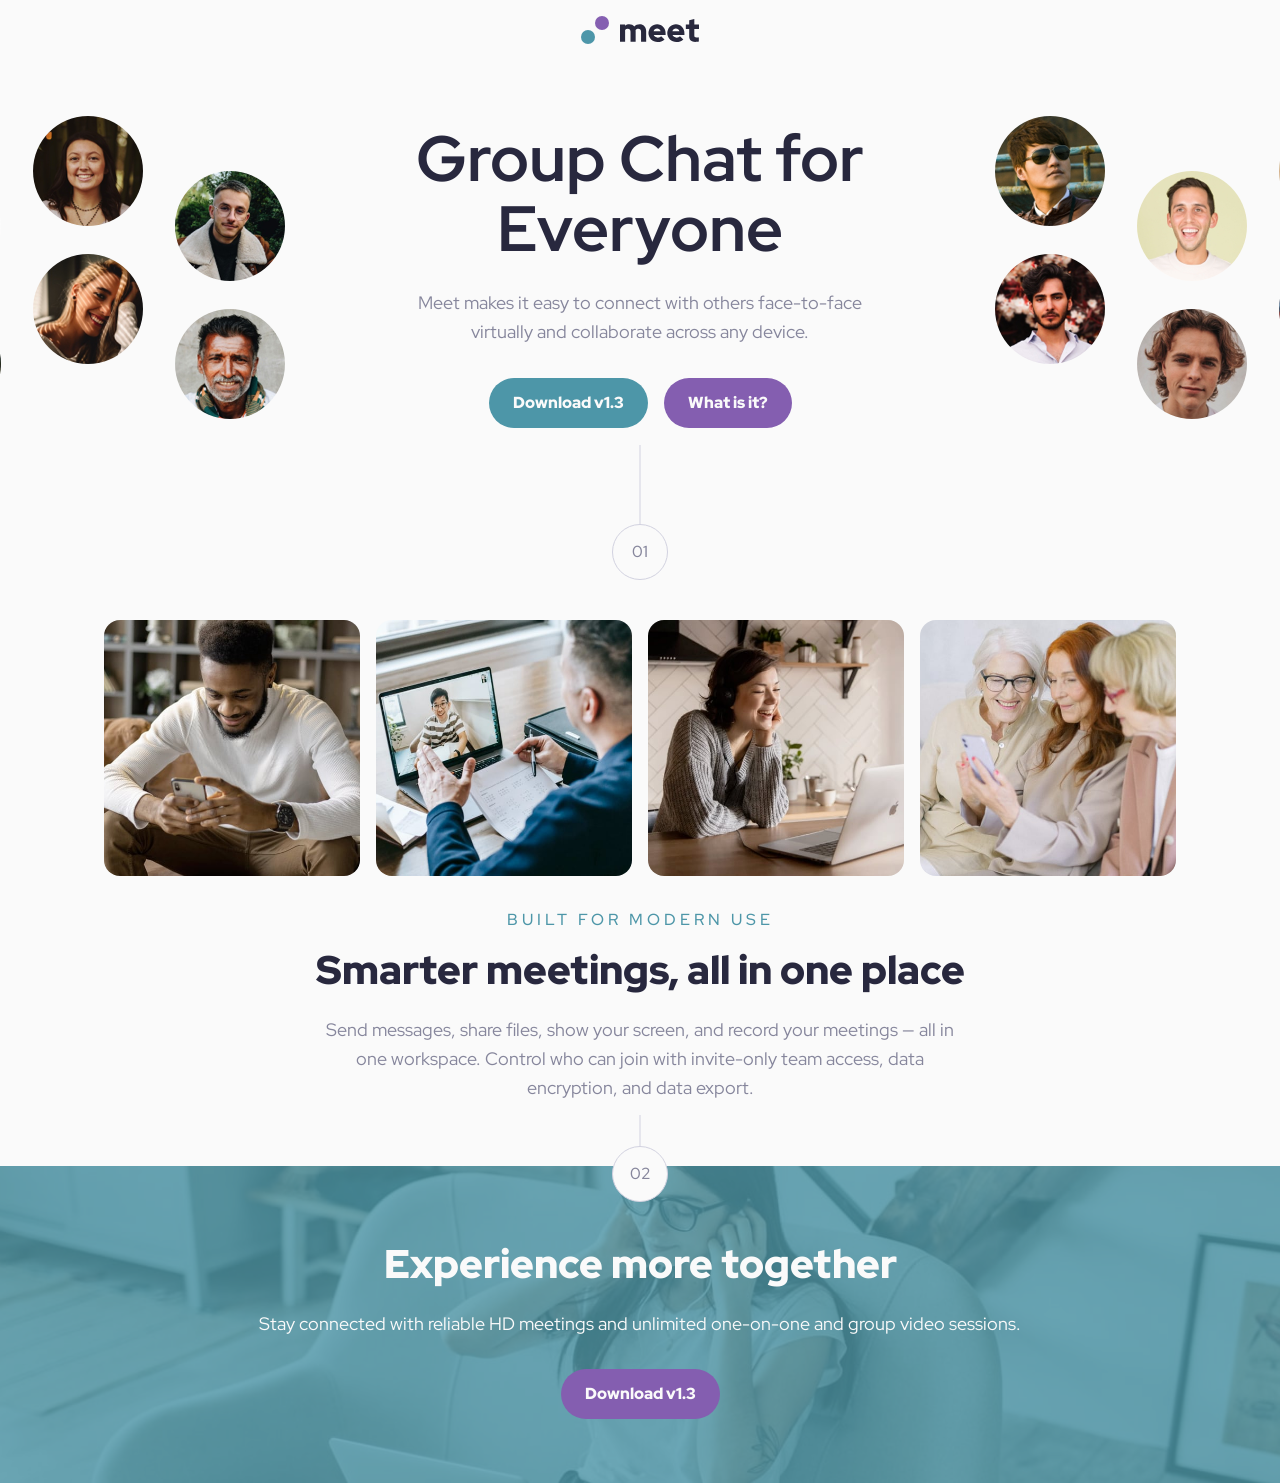
<file: index.html>
<!DOCTYPE html>
<html lang="en">
<head>
  <meta charset="UTF-8">
  <meta name="viewport" content="width=device-width, initial-scale=1.0">

  <link rel="icon" type="image/png" sizes="32x32" href="./starter-code/assets/favicon-32x32.png">
  <link rel="stylesheet" href="./style.css">
  
  <title>Frontend Mentor | Meet landing page</title>


</head>
<body>

  <header class="brand"><img src="./starter-code/assets/logo.svg" alt="Meet logo"></header>

  <main class="land-page">
    <section class="hero">

      <img src="./starter-code/assets/desktop/image-hero-left.png" alt="" class="hero-image-left" aria-hidden="true">
      <img src="./starter-code/assets/desktop/image-hero-right.png" alt="" class="hero-image-right" aria-hidden="true">
      <h1>Group Chat for Everyone</h1>
      <p class="intro">Meet makes it easy to connect with others face-to-face virtually and collaborate across any device.</p>
      <div class="hero-actions">
        <button class="primary-actions" type="button">Download v1.3</button>
        <a class="link secondary" href="#features">What is it?</a>
      </div>

    </section>

    <section class="features" id="features">
      <span class="decorative" aria-hidden="true">01</span>

      <div class="features-gallery">
      <img src="./starter-code/assets/desktop/image-man-texting.jpg" alt="Man texting on phone" class="features-image">
      <img src="./starter-code/assets/desktop/image-men-in-meeting.jpg" alt="Men in meeting" class="features-image">
      <img src="./starter-code/assets/desktop/image-woman-in-videocall.jpg" alt="Woman in video call" class="features-image">
      <img src="./starter-code/assets/desktop/image-women-videochatting.jpg" alt="Women video chatting" class="features-image">
      </div>

      <p class="feature-intro">Built for modern use</p>
      <h2 class="subtitle1">Smarter meetings, all in one place</h2>
      <p class="features-description">Send messages, share files, show your screen, and record your meetings — all in one 
        workspace. Control who can join with invite-only team access, data encryption, and data export.</p>
    </section>

    <section class="cta">
      <span class="decorative" aria-hidden="true">02</span>
      <h2 class="subtitle">Experience more together</h2>
      <p class="cta-description">Stay connected with reliable HD meetings and unlimited one-on-one and group video sessions.</p>
      <button class="secondary" type="button">Download v1.3</button>
    </section>
 </main>
</body>
</html>
</file>
<file: style.css>
@import url('https://fonts.googleapis.com/css2?family=Red+Hat+Display:wght@400;500;900&display=swap');

:root {
    --color-cyan-600: hsl(192, 37%, 48%);
    --color-cyan-300: hsl(192, 90%, 77%);
    --color-purple-600: hsl(268, 34%, 53%);
    --color-purple-300: hsl(268, 100%, 86%);
    --color-slate-900: hsl(240, 21%, 20%);
    --color-slate-600: hsl(240, 10%, 57%);
    --color-slate-300: hsl(240, 18%, 85%);
    --color-white: hsl(0, 0%, 98%);

    /* Font sizes */
    --font-family: 'Red Hat Display', sans-serif;
    --font-size-16: 1rem;
    --font-size-18: 1.125rem;
    --font-size-40: 2.5rem;
    --font-size-64: 4rem;
    --line-height-tight: 1.1;
    --line-height-body: 1.5;
    --letter-spacing-wide: 0.25rem;
    
    /* Spacing */
    --space-4: 0.25rem;
    --space-8: 0.5rem;
    --space-16: 1rem;
    --space-24: 1.5rem;
    --space-32: 2rem;
    --space-40: 2.5rem;
    --space-56: 3.5rem;
    --space-64: 4rem;
    --space-72: 4.5rem;
    --space-80: 5rem;
    --space-112: 7rem;

    /* Semantic Colors */
   --text-primary: var(--color-slate-900);
   --text-secondary: var(--color-slate-600);
   --text-muted: var(--color-slate-600);
   --brand-primary: var(--color-cyan-600);
   --brand-secondary: var(--color-purple-600);
   --bg-page: var(--color-white);
}

 /* Global Styles */

* {
    box-sizing: border-box;
}

html {
    overflow-x: hidden;
}

body {
    margin: 0;
    font-family: var(--font-family);
    font-size: var(--font-size-18);
    line-height: var(--line-height-body);
    color: var(--text-primary);
    background-color: var(--bg-page);
    overflow-x: hidden;
}

h1, h2, h3 {
    line-height: var(--line-height-tight);
}

img {
    max-width: 100%;
    display: block;
}

button, a {
    font-family: var(--font-family);
}

button {
    border: none;
    cursor: pointer;
}
/* Brand */

.brand {
    display: flex;
    align-items: center;
    gap: var(--space-8);
    justify-content: center;
    padding: var(--space-16) var(--space-24);
}


/* Hero Section */

.hero {
    position: relative;
    padding: var(--space-32) var(--space-24);
    text-align: center;
    max-width: 34rem;
    width: 100%;
    margin: 0 auto;
}

.hero::before {
    content: "";
    display: block;
    width: 120vw;
    margin-left: calc(50% - 60vw);
    height: 10rem;
    margin-bottom: var(--space-32);
    background-image: url(./starter-code/assets/tablet/image-hero.png);
    background-repeat: no-repeat;
    background-position: center;
    background-size: contain;
}

.hero-image-left {
    display: none;
    position: absolute;
    top: 0;
    left: 0;
    z-index: -1;
}

.hero-image-right {
    display: none;
    position: absolute;
    top: 0;
    right: 0;
    z-index: -1;
}

.hero h1 {
    font-size: var(--font-size-40);
    margin: 0 0 var(--space-24) 0;
}

.hero .intro {
    font-size: var(--font-size-18);
    color: var(--text-secondary);
    margin: 0 0 var(--space-32) 0;
}

/* Button Group */

.hero-actions {
    display: grid;
    gap: var(--space-16);
    justify-items: center;
}

.hero-actions button, .hero-actions a, .cta button {
    display: block;
    text-align: center;
    padding: var(--space-16) var(--space-24);
    color: var(--color-white);
    text-decoration: none;
    border-radius: var(--space-32);
    font-family: var(--font-family);
    font-weight: 900;
    font-size: var(--font-size-16);
    white-space: nowrap;
    line-height: var(--line-height-tight);
}

.primary-actions {
    background-color: var(--brand-primary);
    padding-inline: var(--space-32);
}

.secondary {
    background-color: var(--brand-secondary);
    padding-inline: var(--space-24);
}

.hero button:hover {
    background-color: var(--color-cyan-300);
    color: var(--text-primary);
}

.hero a:hover, .cta button:hover {
    background-color: var(--color-purple-300);
    color: var(--text-primary);
}

.hero-actions button:focus-visible,
.hero-actions a:focus-visible, .cta button:focus-visible {
  outline: 2px solid var(--brand-primary);
  outline-offset: 4px;
}

/* Decorative Element */

.decorative {
 position: relative;
 display: grid;
 place-items: center;
 width: var(--space-56);
 height: var(--space-56);
 margin-inline: auto;
 border: 1px solid var(--color-slate-300);
 border-radius: 50%;
 color: var(--text-muted);
 font-weight: 500;
 background-color: var(--bg-page);
 text-transform: uppercase;
 font-size: var(--font-size-16);
 margin-bottom: var(--space-40);
 margin-top: var(--space-40);
}

.decorative::before {
 content: "";
 position: absolute;
 left: 50%;
 bottom: 100%;
 transform: translateX(-50%);
 width: 1px;
 height: var(--space-80);
 background-color: var(--color-slate-300);
}

.features {
    padding: var(--space-32) var(--space-24);
    margin: var(--space-32) auto 0;
    text-align: center;
    max-width: 34rem;
    width: 100%;
}

.features-gallery {
    display: grid;
    grid-template-columns: repeat(2, 1fr);
    gap: var(--space-16);
}

.features-image {
    border-radius: var(--space-16);
    width: 100%;
    aspect-ratio: 1/1;
    object-fit: cover;
}

.feature-intro {
    font-size: var(--font-size-16);
    color: var(--brand-primary);
    text-transform: uppercase;
    margin: var(--space-32) 0 var(--space-16) 0;
    letter-spacing: var(--letter-spacing-wide);
    font-weight: 500;
}

.subtitle1 {
    font-size: var(--font-size-40);
    font-weight: 900;
    margin: 0 0 var(--space-24) 0;
}

.features-description {
    font-size: var(--font-size-18);
    color: var(--text-secondary);
    margin-bottom: var(--space-32);
}

.features .decorative {
    margin-bottom: var(--space-64)
}

.cta {
    position: relative;
    width: 100vw;
    margin-left: calc(50% - 50vw);
    text-align: center;
    padding: var(--space-16) var(--space-24) var(--space-64);
    background-image: url(./starter-code/assets/mobile/image-footer.jpg);
    background-size: cover;
    background-position: center;
    background-repeat: no-repeat;
}

.cta .decorative {
    margin-top: -2.25rem;
    margin-bottom: var(--space-40);
    z-index: 2;
}

.cta .decorative::before {
    height: 2rem;
}

.cta button {
    display: inline-block;
    width: auto;
}

.subtitle {
    font-size: var(--font-size-40);
    font-weight: 900;
    color: var(--color-white);
    margin: 0 0 var(--space-24) 0;
}

.cta-description {
    font-size: var(--font-size-18);
    color: var(--color-white);
    margin: 0 0 var(--space-32) 0;
}

.cta::before {
    content: "";
    position: absolute;
    inset: 0;
    background-color: hsl(192 37% 48% / 0.8);
    z-index: 0;
}

.cta > * {
    position: relative;
    z-index: 1;
}

@media (min-width: 768px) {
    .hero-actions {
        display: flex;
        justify-content: center;
        align-items: center;
    }

    .hero::before {
        height: 20rem;
        width: 110vw;
        background-image: url("./starter-code/assets/tablet/image-hero.png");
        background-repeat: no-repeat;
        background-position: center;
        background-size: contain;
        margin-left: calc(50% - 55vw);
    }

    .hero-actions button, .hero-actions a {
        width: auto;
    }

    .hero h1 {
        font-size: var(--font-size-64);
    }

    .features-gallery {
        grid-template-columns: repeat(4, 1fr);
    }

    .cta {
        background-image: url(./starter-code/assets/tablet/image-footer.jpg);
            padding-inline: var(--space-64);
    }

}

@media (min-width: 1200px) {
    .hero {
        max-width: min(92vw, 75rem);
        margin: 0 auto;
        padding: var(--space-64) var(--space-24) var(--space-32);
    }

    .hero::before {
        display: none;
    }

    .hero-image-left,
    .hero-image-right {
        display: block;
        position: absolute;
        top: clamp(2.5rem, 5vw, 3.5rem);
        z-index: 1;
    }

    .hero-image-left {
        left: clamp(-16rem, -12vw, -10rem);
    }

    .hero-image-right {
        right: clamp(-16rem, -12vw, -10rem);
    }

    .hero h1 {
        max-width: 11.5ch;
        margin-inline: auto;
    }

    .hero .intro {
        max-width: 40ch;
        margin-inline: auto;
        line-height: 1.6;
    }

    .features {
        max-width: 70rem;
        margin: var(--space-32) auto 0;
    }

    .features .decorative {
        margin-top: 0;
        margin-bottom: 2.5rem;
    }

    .features-description {
        max-width: 55ch;
        margin-inline: auto;
        line-height: 1.6;
    }

    .cta {
        background-image: url(./starter-code/assets/desktop/image-footer.jpg);
        background-position: center top;
    }
}
</file>
